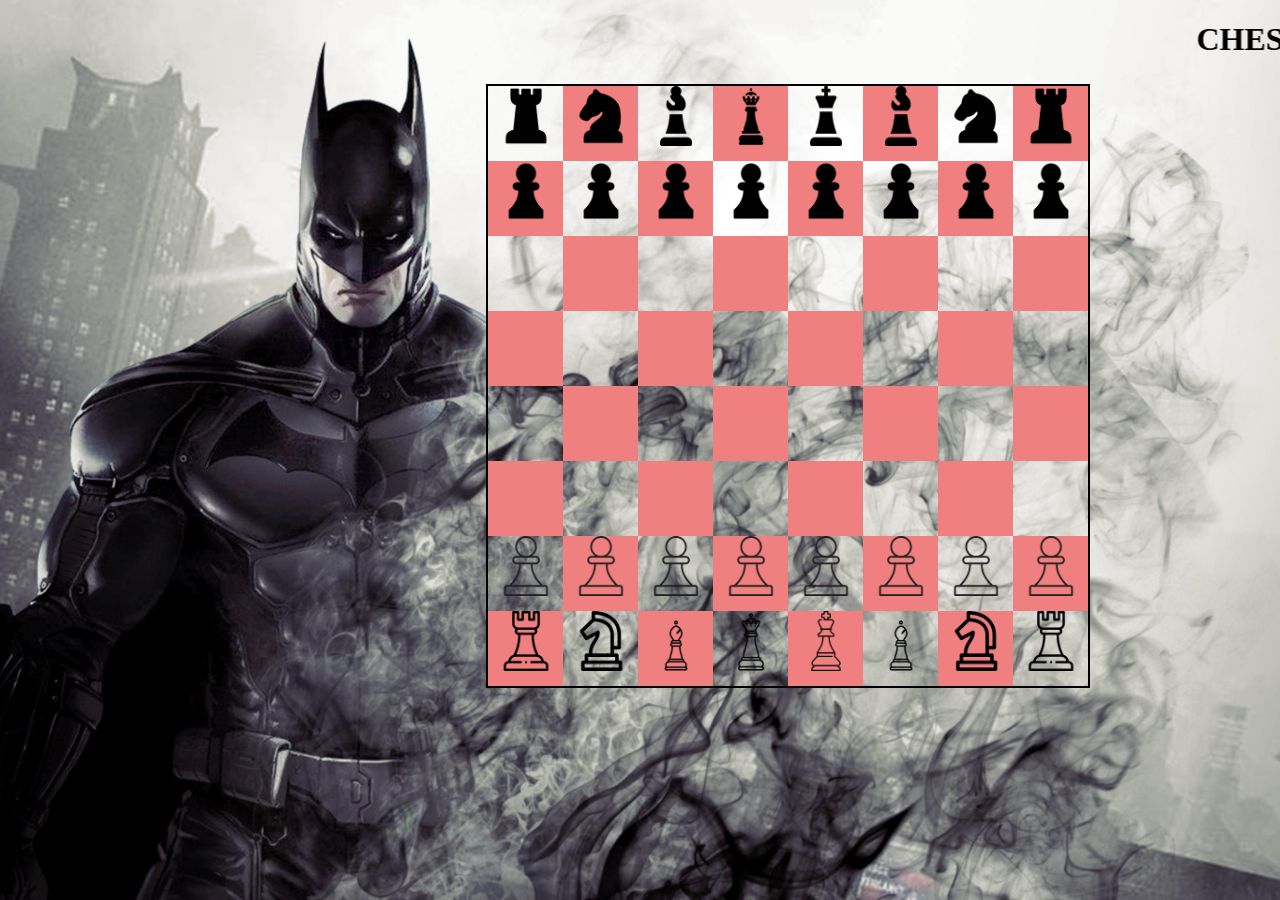
<file: index.html>
<!DOCTYPE html>
<html lang="en">
<head>
    <meta charset="UTF-8">
    <meta name="viewport" content="width=device-width, initial-scale=1.0">
    <title>CHESS</title>
    <link rel="stylesheet" href="style.css">
</head>
<body>
    <center><marquee behavior="scroll" direction="alternate" 30s><header><h1>CHESS GAME</h1></header></marquee></center>
    <div class="container">
        <!-- ROW-1 -->
      <div class="child1">
          <div class="item" id="a8">
            <center><img src="./chess icons/black rook.png" alt="" height="60px" width="60px"></center>
          </div>
          <div class="item" id="b8">
            <center><img src="./chess icons/black horse.png" alt="" height="60px" width="60px"></center>
          </div>
          <div class="item" id="c8">
            <center><img src="./chess icons/black bishop.png" alt="" height="60px" width="60px"></center>
          </div>
          <div class="item" id="d8">
            <center><img src="./chess icons/black queen.png" alt="" height="60px" width="60px"></center>
          </div>
          <div class="item" id="e8">
            <center><img src="./chess icons/black king.png" alt="" height="60px" width="60px"></center>
          </div>
          <div class="item" id="f8">
            <center><img src="./chess icons/black bishop.png" alt="" height="60px" width="60px"></center>
          </div>
          <div class="item" id="g8">
            <center><img src="./chess icons/black horse.png" alt="" height="60px" width="60px"></center>
          </div>
          <div class="item" id="h8">
            <center><img src="./chess icons/black rook.png" alt="" height="60px" width="60px"></center>
          </div>
      </div>

      <!-- ROW-2 -->
      <div class="child2">
         <div class="items" id="a7">
            <center><img src="./chess icons/black pawn.png" alt="" height="60px" width="60px"></center>
         </div>
         <div class="items" id="b7">
            <center><img src="./chess icons/black pawn.png" alt="" height="60px" width="60px"></center>
         </div>
         <div class="items" id="c7">
            <center><img src="./chess icons/black pawn.png" alt="" height="60px" width="60px"></center>
         </div>
         <div class="items" id="d7">
            <center><img src="./chess icons/black pawn.png" alt="" height="60px" width="60px"></center>
         </div>
         <div class="items" id="e7">
            <center><img src="./chess icons/black pawn.png" alt="" height="60px" width="60px"></center>
        </div>
         <div class="items" id="f7">
            <center><img src="./chess icons/black pawn.png" alt="" height="60px" width="60px"></center>
         </div>
         <div class="items" id="g7">
            <center><img src="./chess icons/black pawn.png" alt="" height="60px" width="60px"></center>
         </div>
         <div class="items" id="h7">
            <center><img src="./chess icons/black pawn.png" alt="" height="60px" width="60px"></center>
         </div>
      </div>

      <!-- ROW-3 -->
      <div class="child3">
           <div class="item"></div>
           <div class="item"></div>
           <div class="item"></div>
           <div class="item"></div>
           <div class="item"></div>
           <div class="item"></div>
           <div class="item"></div>
           <div class="item"></div>
      </div>

      <!-- ROW-4 -->
       <div class="child4">
          <div class="items"></div>
          <div class="items"></div>
          <div class="items"></div>
          <div class="items"></div>
          <div class="items"></div>
          <div class="items"></div>
          <div class="items"></div>
          <div class="items"></div>
        </div>

        <!-- ROW-5 -->
        <div class="child5">
            <div class="item"></div>
            <div class="item"></div>
            <div class="item"></div>
            <div class="item"></div>
            <div class="item"></div>
            <div class="item"></div>
            <div class="item"></div>
            <div class="item"></div>
       </div>

       <!-- ROW-6 -->
       <div class="child6">
        <div class="items"></div>
        <div class="items"></div>
        <div class="items"></div>
        <div class="items"></div>
        <div class="items"></div>
        <div class="items"></div>
        <div class="items"></div>
        <div class="items"></div>
      </div>

      <!-- ROW-7 -->
      <div class="child7">
        <div class="item" id="a2">
            <center><img src="./chess icons/white pawn.png" alt="" height="60px" width="60px"></center>
        </div>
        <div class="item" id="b2">
            <center><img src="./chess icons/white pawn.png" alt="" height="60px" width="60px"></center>
        </div>
        <div class="item" id="c2">
            <center><img src="./chess icons/white pawn.png" alt="" height="60px" width="60px"></center>
        </div>
        <div class="item" id="d2">
            <center><img src="./chess icons/white pawn.png" alt="" height="60px" width="60px"></center>
        </div>
        <div class="item" id="e2">
            <center><img src="./chess icons/white pawn.png" alt="" height="60px" width="60px"></center>
        </div>
        <div class="item" id="f2">
            <center><img src="./chess icons/white pawn.png" alt="" height="60px" width="60px"></center>
        </div>
        <div class="item" id="g2">
            <center><img src="./chess icons/white pawn.png" alt="" height="60px" width="60px"></center>
        </div>
        <div class="item" id="h2">
            <center><img src="./chess icons/white pawn.png" alt="" height="60px" width="60px"></center>
        </div>
    </div>

    <!-- ROW-8 -->
    <div class="child8">
        <div class="items" id="a1">
            <center><img src="./chess icons/white rook.png" alt="" height="60px" width="60px"></center>
        </div>
        <div class="items" id="b1">
            <center><img src="./chess icons/white horse.png" alt="" height="60px" width="60px"></center>
        </div>
        <div class="items" id="c1">
            <center><img src="./chess icons/white bishop.png" alt="" height="60px" width="60px"></center>
        </div>
        <div class="items" id="d1">
            <center><img src="./chess icons/white queen.png" alt="" height="60px" width="60px"></center>
        </div>
        <div class="items" id="e1">
            <center><img src="./chess icons/white king.png" alt="" height="60px" width="60px"></center>
        </div>
        <div class="items" id="f1">
            <center><img src="./chess icons/white bishop.png" alt="" height="60px" width="60px"></center>
        </div>
        <div class="items" id="g1">
            <center><img src="./chess icons/white horse.png" alt="" height="60px" width="60px"></center>
        </div>
        <div class="items" id="h1">
            <center><img src="./chess icons/white rook.png" alt="" height="60px" width="60px"></center>
        </div>
     </div>

    </div>
</body>
</html>
</file>
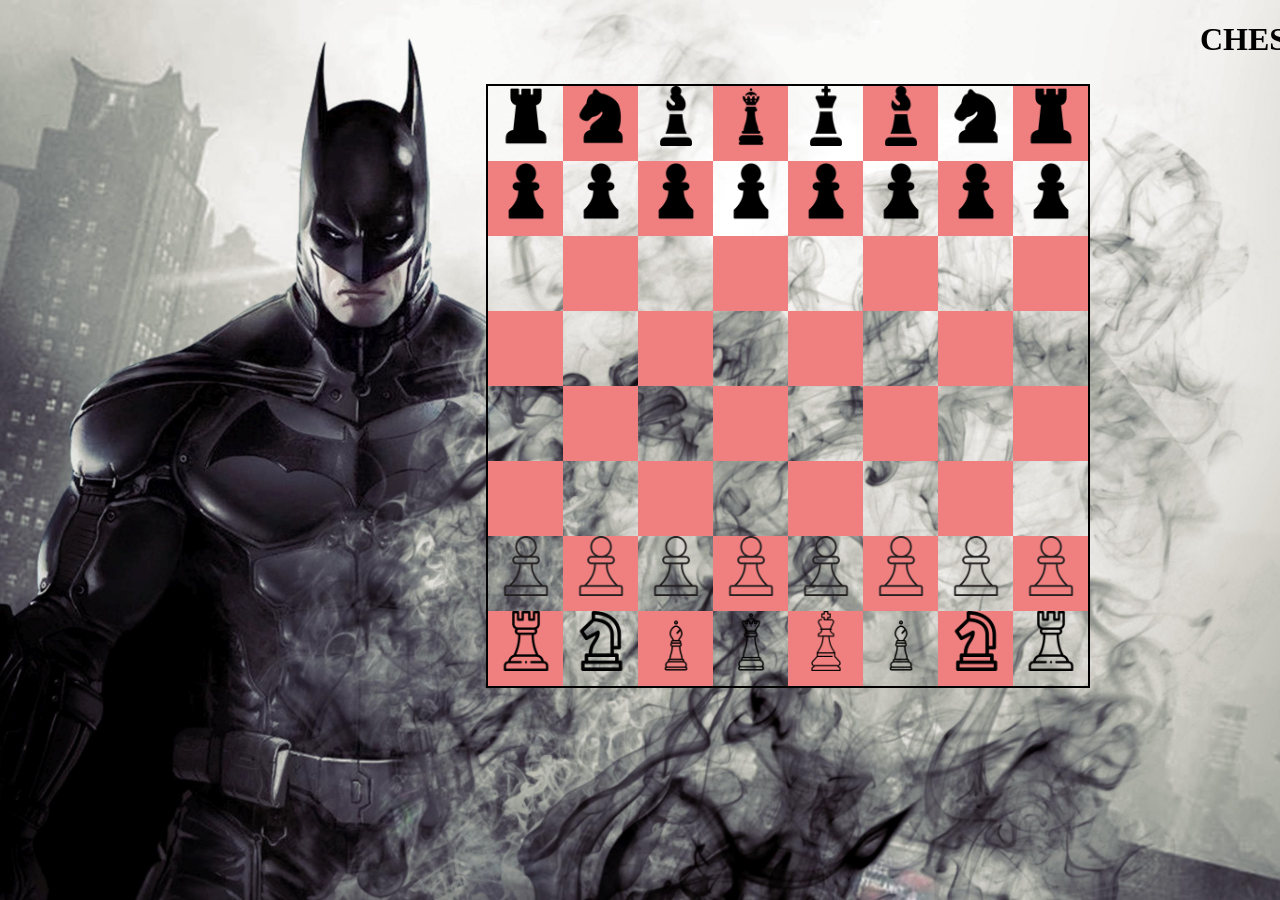
<file: Task-1/Chess.html>
<!DOCTYPE html>
<html lang="en">
<head>
    <meta charset="UTF-8">
    <meta name="viewport" content="width=device-width, initial-scale=1.0">
    <title>CHESS</title>
    <link rel="stylesheet" href="style.css">
</head>
<body>
    <center><marquee behavior="scroll" direction="alternate" 30s><header><h1>CHESS GAME</h1></header></marquee></center>
    <div class="container">
        <!-- ROW-1 -->
      <div class="child1">
          <div class="item" id="a8">
            <center><img src="../chess icons/black rook.png" alt="" height="60px" width="60px"></center>
          </div>
          <div class="item" id="b8">
            <center><img src="../chess icons/black horse.png" alt="" height="60px" width="60px"></center>
          </div>
          <div class="item" id="c8">
            <center><img src="../chess icons/black bishop.png" alt="" height="60px" width="60px"></center>
          </div>
          <div class="item" id="d8">
            <center><img src="../chess icons/black queen.png" alt="" height="60px" width="60px"></center>
          </div>
          <div class="item" id="e8">
            <center><img src="../chess icons/black king.png" alt="" height="60px" width="60px"></center>
          </div>
          <div class="item" id="f8">
            <center><img src="../chess icons/black bishop.png" alt="" height="60px" width="60px"></center>
          </div>
          <div class="item" id="g8">
            <center><img src="../chess icons/black horse.png" alt="" height="60px" width="60px"></center>
          </div>
          <div class="item" id="h8">
            <center><img src="../chess icons/black rook.png" alt="" height="60px" width="60px"></center>
          </div>
      </div>

      <!-- ROW-2 -->
      <div class="child2">
         <div class="items" id="a7">
            <center><img src="../chess icons/black pawn.png" alt="" height="60px" width="60px"></center>
         </div>
         <div class="items" id="b7">
            <center><img src="../chess icons/black pawn.png" alt="" height="60px" width="60px"></center>
         </div>
         <div class="items" id="c7">
            <center><img src="../chess icons/black pawn.png" alt="" height="60px" width="60px"></center>
         </div>
         <div class="items" id="d7">
            <center><img src="../chess icons/black pawn.png" alt="" height="60px" width="60px"></center>
         </div>
         <div class="items" id="e7">
            <center><img src="../chess icons/black pawn.png" alt="" height="60px" width="60px"></center>
        </div>
         <div class="items" id="f7">
            <center><img src="../chess icons/black pawn.png" alt="" height="60px" width="60px"></center>
         </div>
         <div class="items" id="g7">
            <center><img src="../chess icons/black pawn.png" alt="" height="60px" width="60px"></center>
         </div>
         <div class="items" id="h7">
            <center><img src="../chess icons/black pawn.png" alt="" height="60px" width="60px"></center>
         </div>
      </div>

      <!-- ROW-3 -->
      <div class="child3">
           <div class="item"></div>
           <div class="item"></div>
           <div class="item"></div>
           <div class="item"></div>
           <div class="item"></div>
           <div class="item"></div>
           <div class="item"></div>
           <div class="item"></div>
      </div>

      <!-- ROW-4 -->
       <div class="child4">
          <div class="items"></div>
          <div class="items"></div>
          <div class="items"></div>
          <div class="items"></div>
          <div class="items"></div>
          <div class="items"></div>
          <div class="items"></div>
          <div class="items"></div>
        </div>

        <!-- ROW-5 -->
        <div class="child5">
            <div class="item"></div>
            <div class="item"></div>
            <div class="item"></div>
            <div class="item"></div>
            <div class="item"></div>
            <div class="item"></div>
            <div class="item"></div>
            <div class="item"></div>
       </div>

       <!-- ROW-6 -->
       <div class="child6">
        <div class="items"></div>
        <div class="items"></div>
        <div class="items"></div>
        <div class="items"></div>
        <div class="items"></div>
        <div class="items"></div>
        <div class="items"></div>
        <div class="items"></div>
      </div>

      <!-- ROW-7 -->
      <div class="child7">
        <div class="item" id="a2">
            <center><img src="../chess icons/white pawn.png" alt="" height="60px" width="60px"></center>
        </div>
        <div class="item" id="b2">
            <center><img src="../chess icons/white pawn.png" alt="" height="60px" width="60px"></center>
        </div>
        <div class="item" id="c2">
            <center><img src="../chess icons/white pawn.png" alt="" height="60px" width="60px"></center>
        </div>
        <div class="item" id="d2">
            <center><img src="../chess icons/white pawn.png" alt="" height="60px" width="60px"></center>
        </div>
        <div class="item" id="e2">
            <center><img src="../chess icons/white pawn.png" alt="" height="60px" width="60px"></center>
        </div>
        <div class="item" id="f2">
            <center><img src="../chess icons/white pawn.png" alt="" height="60px" width="60px"></center>
        </div>
        <div class="item" id="g2">
            <center><img src="../chess icons/white pawn.png" alt="" height="60px" width="60px"></center>
        </div>
        <div class="item" id="h2">
            <center><img src="../chess icons/white pawn.png" alt="" height="60px" width="60px"></center>
        </div>
    </div>

    <!-- ROW-8 -->
    <div class="child8">
        <div class="items" id="a1">
            <center><img src="../chess icons/white rook.png" alt="" height="60px" width="60px"></center>
        </div>
        <div class="items" id="b1">
            <center><img src="../chess icons/white horse.png" alt="" height="60px" width="60px"></center>
        </div>
        <div class="items" id="c1">
            <center><img src="../chess icons/white bishop.png" alt="" height="60px" width="60px"></center>
        </div>
        <div class="items" id="d1">
            <center><img src="../chess icons/white queen.png" alt="" height="60px" width="60px"></center>
        </div>
        <div class="items" id="e1">
            <center><img src="../chess icons/white king.png" alt="" height="60px" width="60px"></center>
        </div>
        <div class="items" id="f1">
            <center><img src="../chess icons/white bishop.png" alt="" height="60px" width="60px"></center>
        </div>
        <div class="items" id="g1">
            <center><img src="../chess icons/white horse.png" alt="" height="60px" width="60px"></center>
        </div>
        <div class="items" id="h1">
            <center><img src="../chess icons/white rook.png" alt="" height="60px" width="60px"></center>
        </div>
     </div>

    </div>
</body>
</html>
</file>
<file: style.css>
body{
    margin: 0%;
    background-image: url(./batman.jpg);
    background-repeat: no-repeat;
    background-position: center;
    background-attachment: fixed;
    background-size: cover;
}
.container{
    height: 600px;
    width: 600px;
    border: 2px solid;
    margin-left: 38%;
    /* margin-top: 3%; */
}
.item{
    float: left;
    height: 75px;
    width: 75px;
    display: table-cell;
    vertical-align:middle;
    /* border: 2px solid; */
}
.items{
    float: left;
    height: 75px;
    width: 75px;
    display: table-cell;
    vertical-align:middle;
}
.item:nth-child(even){
    background-color: lightcoral;
}
.items:nth-child(odd){
    background-color: lightcoral;
}
</file>
<file: Task-1/style.css>
body{
    margin: 0%;
    background-image: url(../batman.jpg);
    background-repeat: no-repeat;
    background-position: center;
    background-attachment: fixed;
    background-size: cover;
}
.container{
    height: 600px;
    width: 600px;
    border: 2px solid;
    margin-left: 38%;
    /* margin-top: 3%; */
}
.item{
    float: left;
    height: 75px;
    width: 75px;
    display: table-cell;
    vertical-align:middle;
    /* border: 2px solid; */
}
.items{
    float: left;
    height: 75px;
    width: 75px;
    display: table-cell;
    vertical-align:middle;
}
.item:nth-child(even){
    background-color: lightcoral;
}
.items:nth-child(odd){
    background-color: lightcoral;
}
</file>
